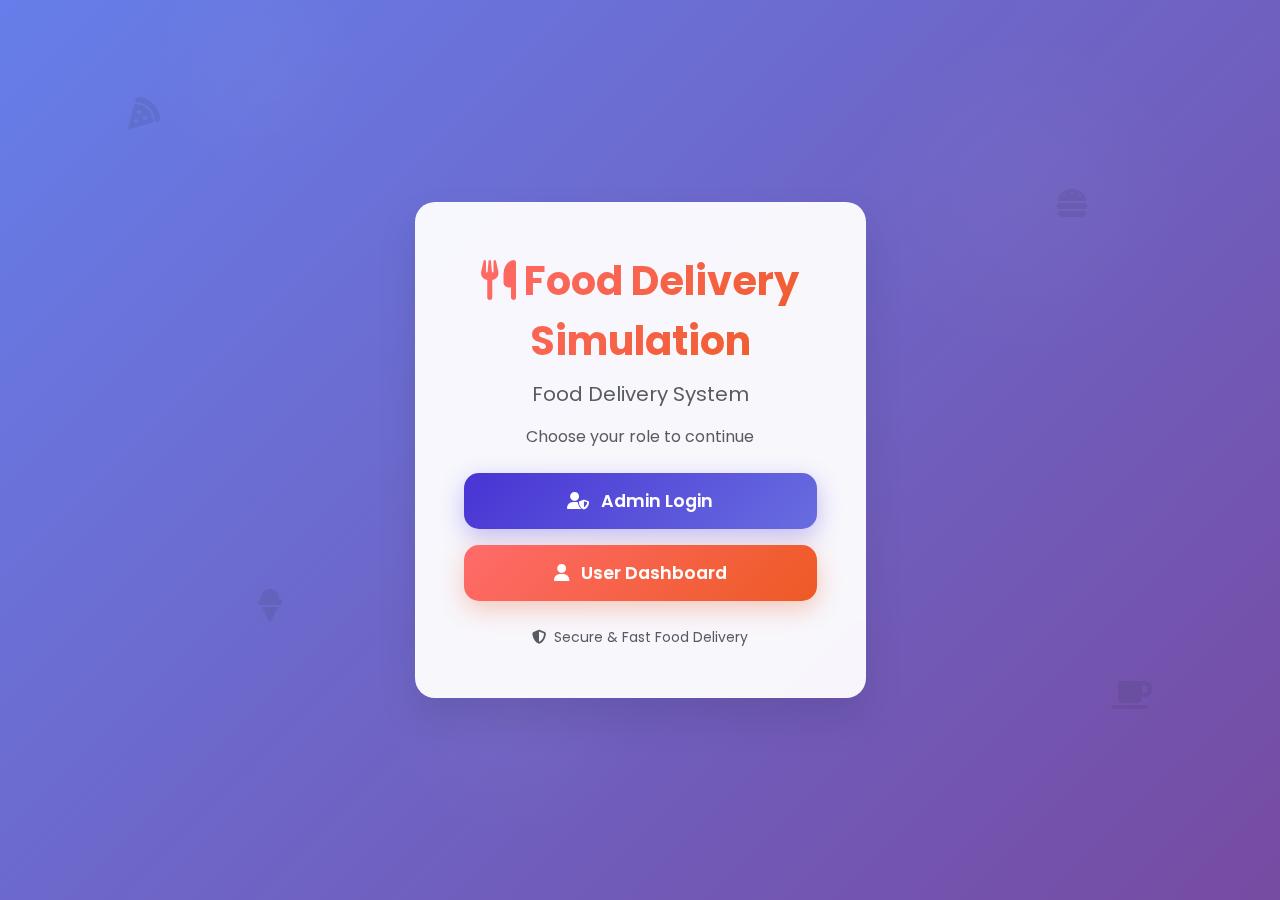
<file: DSA-Project-GUI/index.html>
<!DOCTYPE html>
<html lang="en">
  <head>
    <meta charset="UTF-8" />
    <meta name="viewport" content="width=device-width, initial-scale=1.0" />
    <title>Food Simulation System</title>
    <link
      href="https://cdn.jsdelivr.net/npm/bootstrap@5.3.0/dist/css/bootstrap.min.css"
      rel="stylesheet" />
    <link
      href="https://cdnjs.cloudflare.com/ajax/libs/font-awesome/6.4.0/css/all.min.css"
      rel="stylesheet" />
    <link
      href="https://fonts.googleapis.com/css2?family=Poppins:wght@300;400;500;600;700&display=swap"
      rel="stylesheet" />
    <link href="styles.css" rel="stylesheet" />
  </head>
  <body>
    <div class="hero-section">
      <!-- Floating Food Icons -->
      <div class="food-icons"><i class="fas fa-pizza-slice"></i></div>
      <div class="food-icons"><i class="fas fa-hamburger"></i></div>
      <div class="food-icons"><i class="fas fa-ice-cream"></i></div>
      <div class="food-icons"><i class="fas fa-coffee"></i></div>

      <div class="container">
        <div class="row justify-content-center align-items-center min-vh-100">
          <div class="col-lg-5 col-md-7 col-sm-9">
            <div class="login-card p-5">
              <!-- Role Selection View -->
              <div id="roleSelection">
                <div class="text-center mb-4">
                  <div class="brand-logo">
                    <i class="fas fa-utensils me-2"></i>Food Delivery Simulation
                  </div>
                  <p class="text-muted fs-5">Food Delivery System</p>
                  <p class="text-muted">Choose your role to continue</p>
                </div>

                <div class="d-grid gap-3">
                  <button
                    class="btn role-btn admin-btn"
                    onclick="showAdminLogin()">
                    <i class="fas fa-user-shield me-2"></i>
                    Admin Login
                  </button>
                  <button class="btn role-btn" onclick="userLogin()">
                    <i class="fas fa-user me-2"></i>
                    User Dashboard
                  </button>
                </div>

                <div class="text-center mt-4">
                  <small class="text-muted">
                    <i class="fas fa-shield-alt me-1"></i>
                    Secure & Fast Food Delivery
                  </small>
                </div>
              </div>

              <!-- Admin Login Form -->
              <div id="adminLoginForm" class="admin-form">
                <div class="text-center mb-4">
                  <div class="brand-logo">
                    <i class="fas fa-user-shield me-2"></i>Admin Login
                  </div>
                  <p class="text-muted">Enter your admin credentials</p>
                </div>

                <form id="adminForm">
                  <div class="mb-3">
                    <label for="adminUsername" class="form-label">
                      <i class="fas fa-user me-2"></i>Username
                    </label>
                    <input
                      type="text"
                      class="form-control"
                      id="adminUsername"
                      placeholder="Enter username"
                      required />
                  </div>

                  <div class="mb-4">
                    <label for="adminPassword" class="form-label">
                      <i class="fas fa-lock me-2"></i>Password
                    </label>
                    <input
                      type="password"
                      class="form-control"
                      id="adminPassword"
                      placeholder="Enter password"
                      required />
                  </div>

                  <div class="d-grid gap-2">
                    <button type="submit" class="btn btn-login">
                      <i class="fas fa-sign-in-alt me-2"></i>
                      Login as Admin
                    </button>
                    <button
                      type="button"
                      class="btn back-btn"
                      onclick="showRoleSelection()">
                      <i class="fas fa-arrow-left me-2"></i>
                      Back
                    </button>
                  </div>
                </form>

                <div class="text-center mt-3">
                  <small class="text-muted">
                    <i class="fas fa-info-circle me-1"></i>
                    Demo: admin / 1234
                  </small>
                </div>
              </div>
            </div>
          </div>
        </div>
      </div>
    </div>

    <!-- Toast Container -->
    <div class="toast-container position-fixed top-0 end-0 p-3">
      <div id="loginToast" class="toast" role="alert">
        <div class="toast-header">
          <i class="fas fa-check-circle text-success me-2"></i>
          <strong class="me-auto">Success</strong>
          <button
            type="button"
            class="btn-close"
            data-bs-dismiss="toast"></button>
        </div>
        <div class="toast-body" id="toastMessage">
          Login successful! Redirecting...
        </div>
      </div>
    </div>

    <script src="https://cdn.jsdelivr.net/npm/bootstrap@5.3.0/dist/js/bootstrap.bundle.min.js"></script>
    <script src="script.js"></script>
  </body>
</html>
</file>
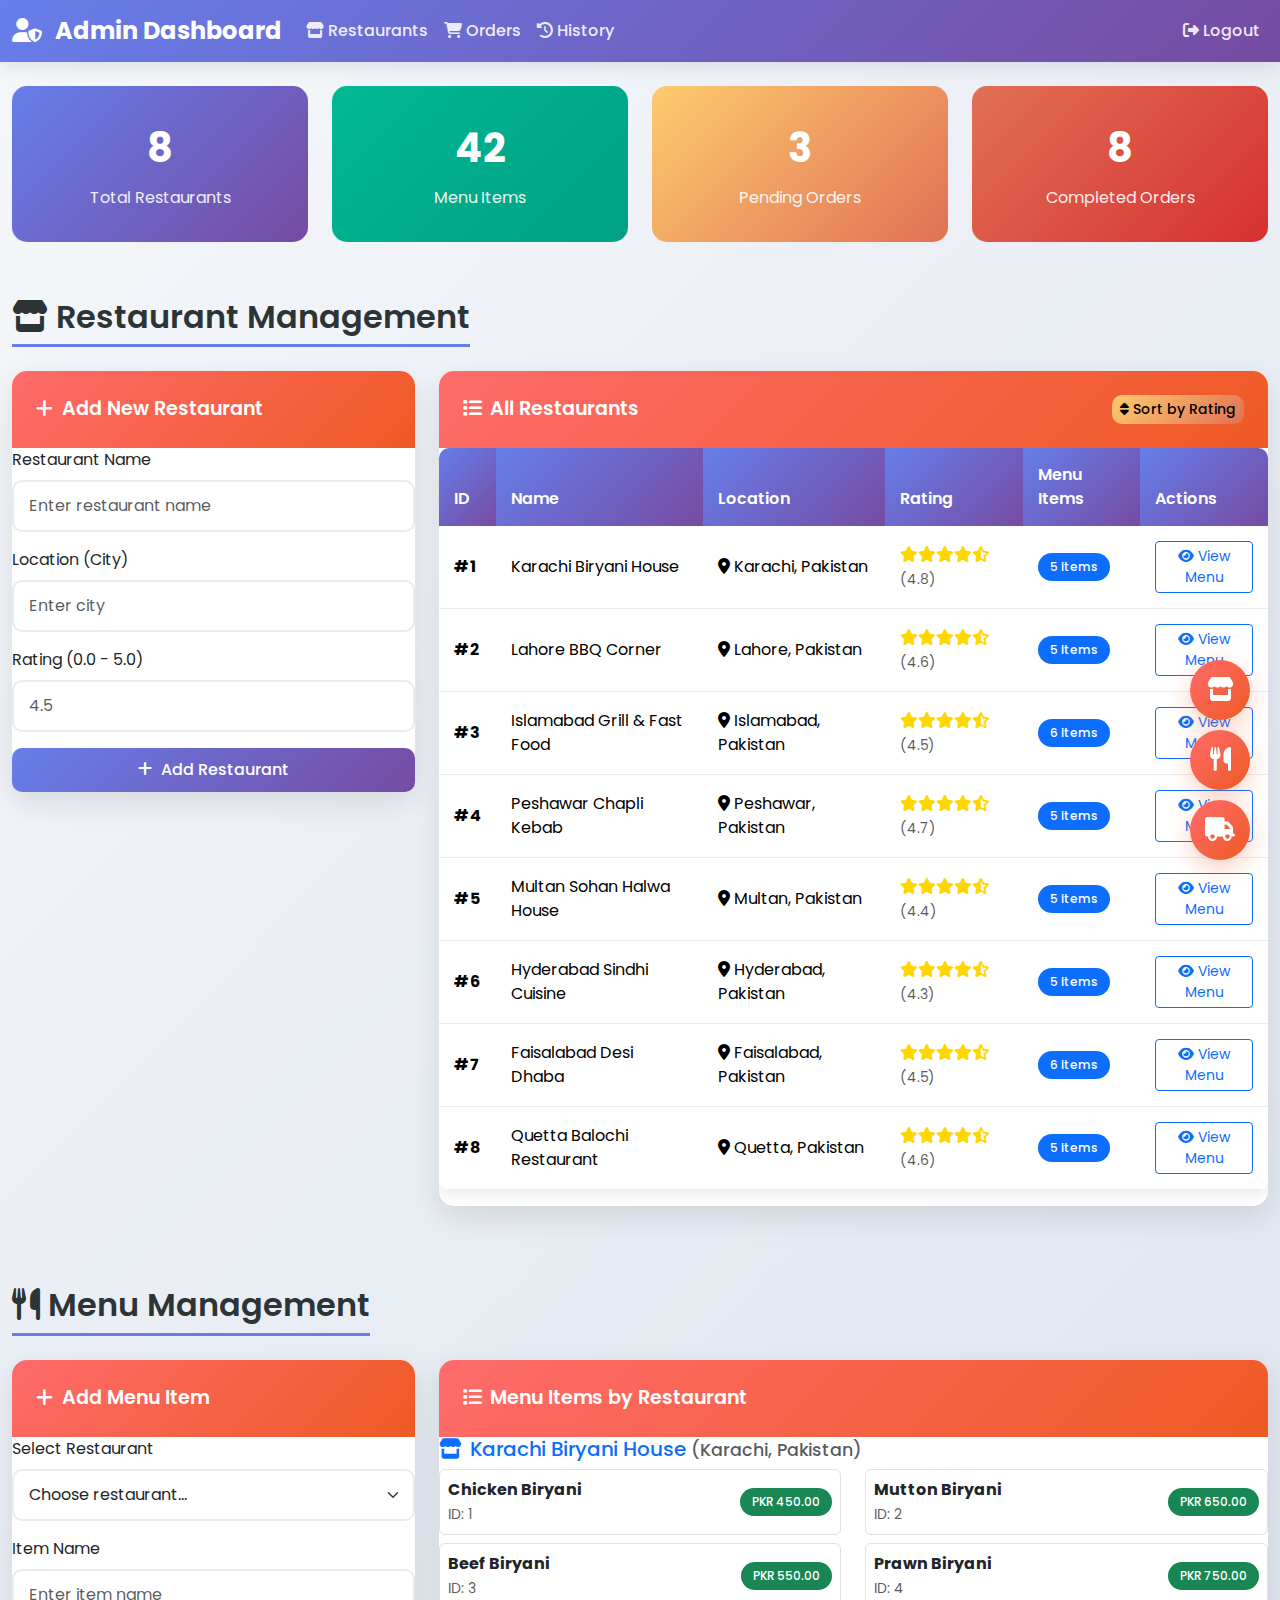
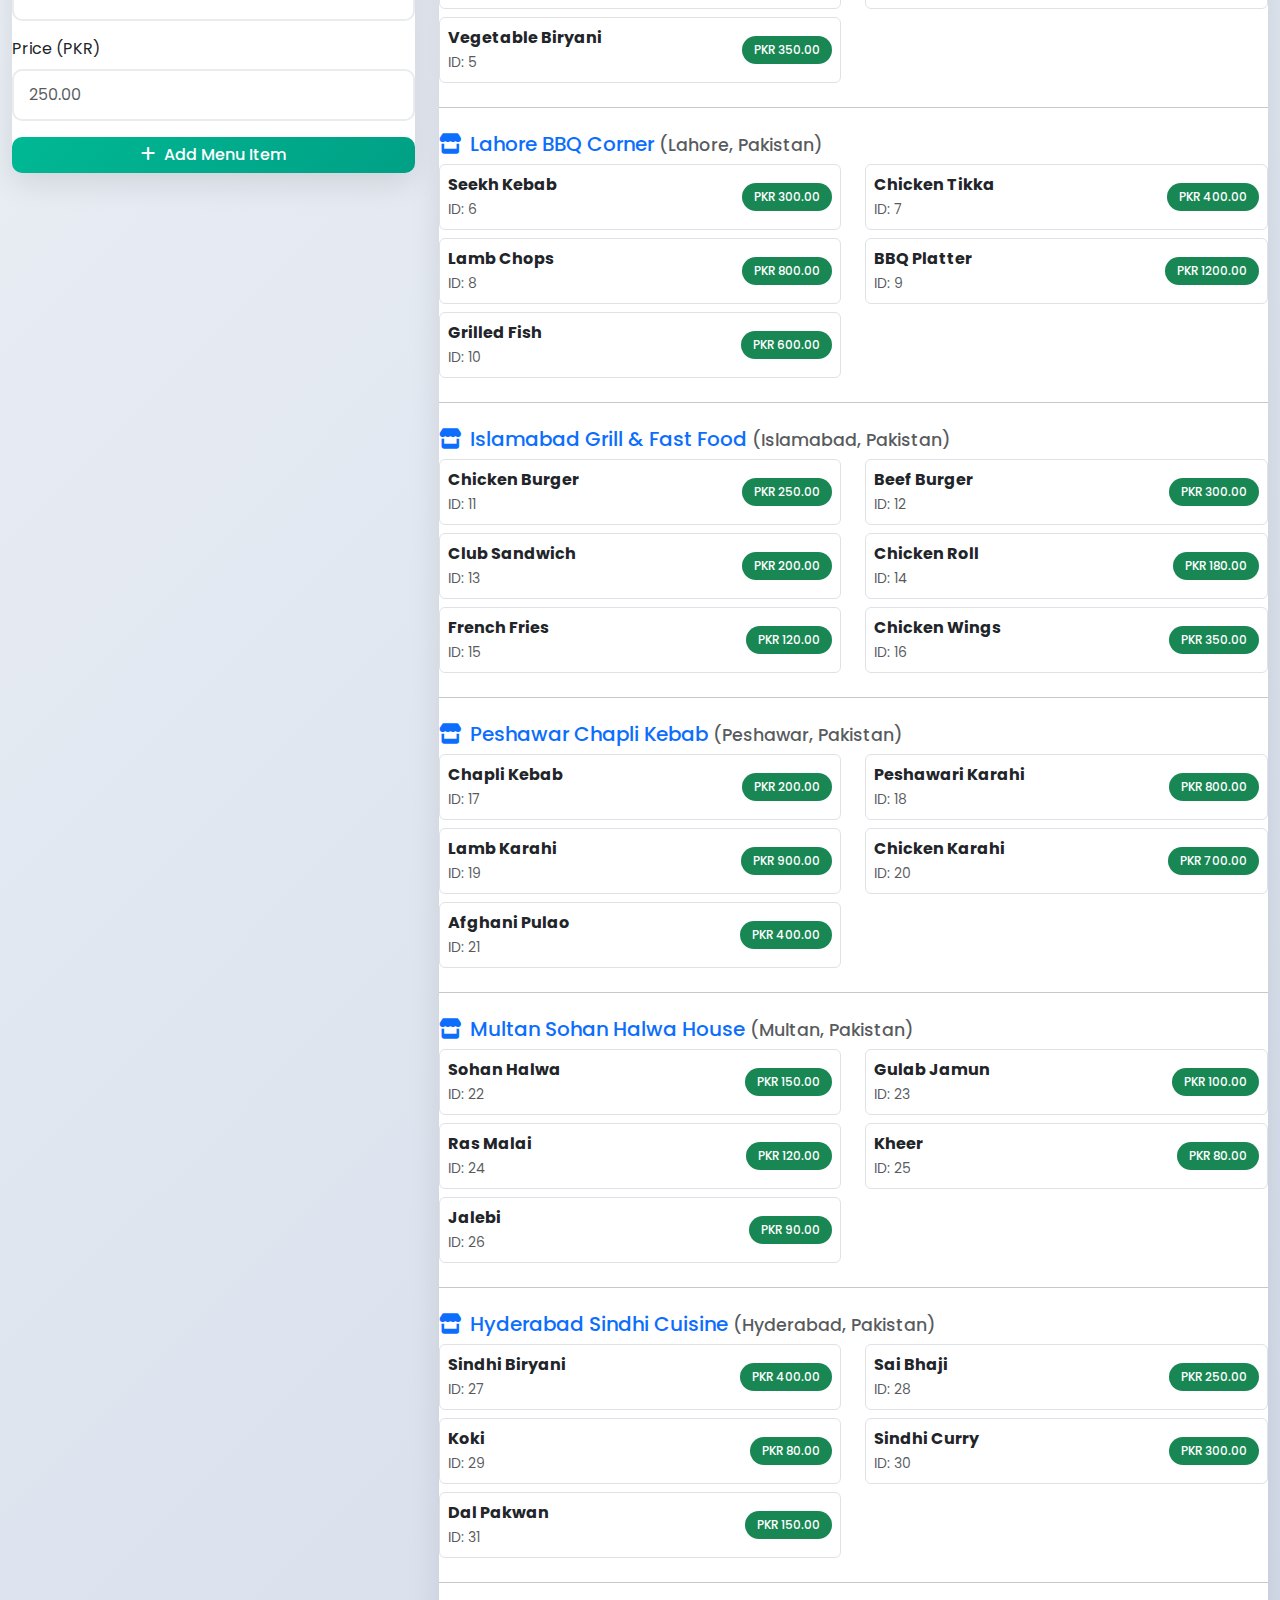
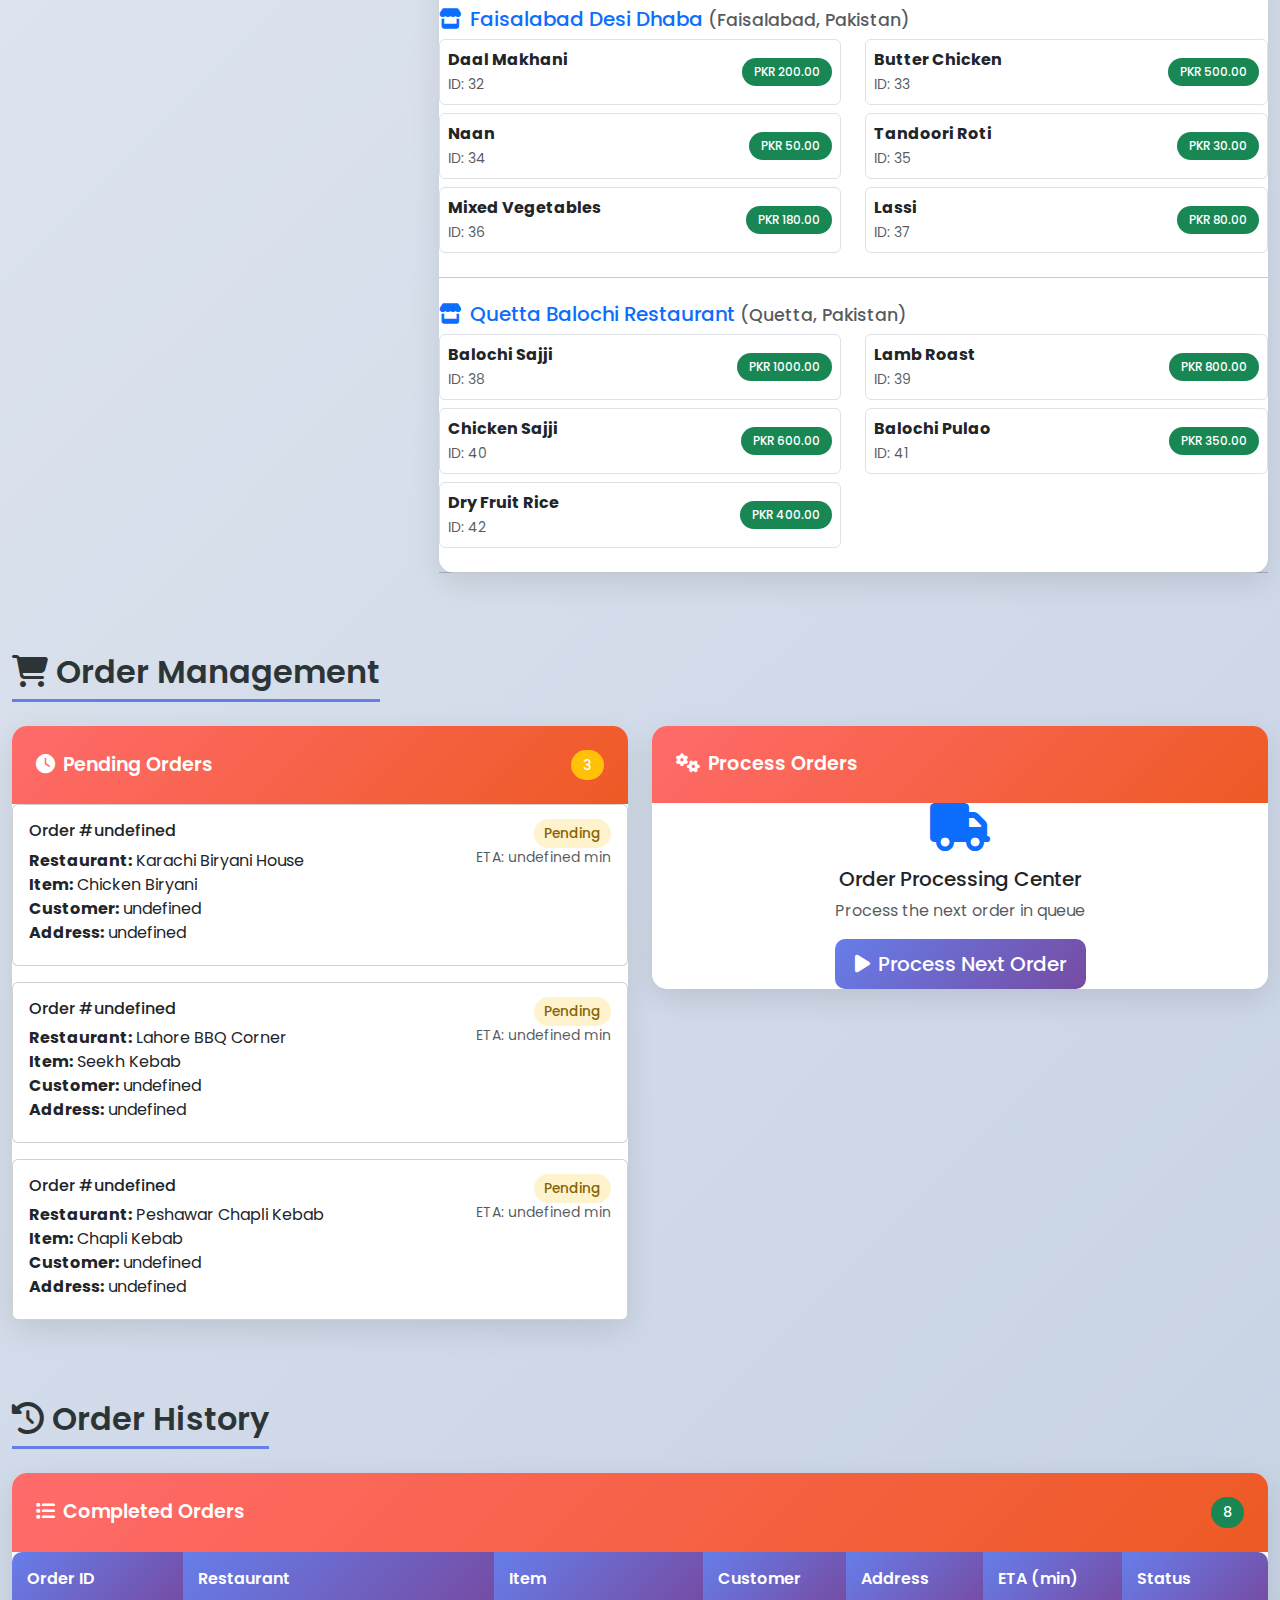
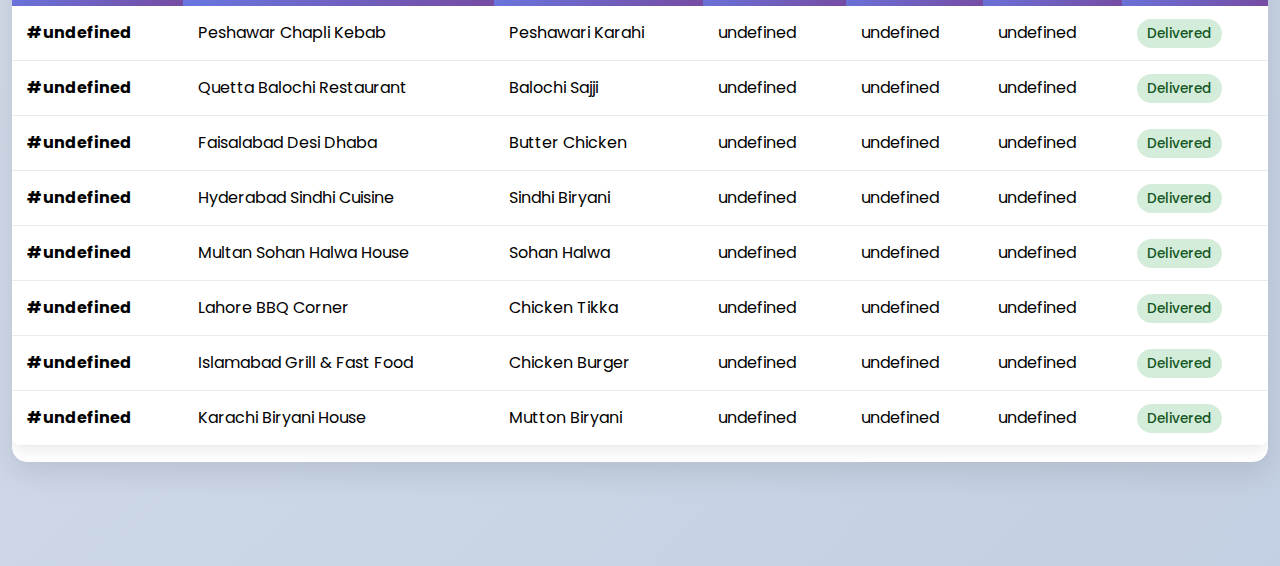
<file: DSA-Project-GUI/admin-dashboard.html>
<!DOCTYPE html>
<html lang="en">
<head>
    <meta charset="UTF-8">
    <meta name="viewport" content="width=device-width, initial-scale=1.0">
    <title>Admin Dashboard - Food Simulation System</title>
    <link href="https://cdn.jsdelivr.net/npm/bootstrap@5.3.0/dist/css/bootstrap.min.css" rel="stylesheet">
    <link href="https://cdnjs.cloudflare.com/ajax/libs/font-awesome/6.4.0/css/all.min.css" rel="stylesheet">
    <link href="https://fonts.googleapis.com/css2?family=Poppins:wght@300;400;500;600;700&display=swap" rel="stylesheet">
    
    <link rel="stylesheet" href="admin-styles.css">
</head>
<body>
    <!-- Navigation -->
    <nav class="navbar navbar-expand-lg navbar-dark">
        <div class="container-fluid">
            <a class="navbar-brand" href="#">
                <i class="fas fa-user-shield me-2"></i>
                Admin Dashboard
            </a>
            <button class="navbar-toggler" type="button" data-bs-toggle="collapse" data-bs-target="#navbarNav">
                <span class="navbar-toggler-icon"></span>
            </button>
            <div class="collapse navbar-collapse" id="navbarNav">
                <ul class="navbar-nav me-auto">
                    <li class="nav-item">
                        <a class="nav-link" href="#restaurants">
                            <i class="fas fa-store me-1"></i>Restaurants
                        </a>
                    </li>
                    <li class="nav-item">
                        <a class="nav-link" href="#orders">
                            <i class="fas fa-shopping-cart me-1"></i>Orders
                        </a>
                    </li>
                    <li class="nav-item">
                        <a class="nav-link" href="#history">
                            <i class="fas fa-history me-1"></i>History
                        </a>
                    </li>
                </ul>
                <ul class="navbar-nav">
                    <li class="nav-item">
                        <a class="nav-link" href="index.html">
                            <i class="fas fa-sign-out-alt me-1"></i>Logout
                        </a>
                    </li>
                </ul>
            </div>
        </div>
    </nav>

    <div class="container-fluid py-4">
        <!-- Statistics Cards -->
        <div class="row mb-4">
            <div class="col-md-3">
                <div class="stats-card">
                    <div class="stats-number" id="totalRestaurants">0</div>
                    <div class="stats-label">Total Restaurants</div>
                </div>
            </div>
            <div class="col-md-3">
                <div class="stats-card" style="background: linear-gradient(135deg, #00b894, #00a085);">
                    <div class="stats-number" id="totalMenuItems">0</div>
                    <div class="stats-label">Menu Items</div>
                </div>
            </div>
            <div class="col-md-3">
                <div class="stats-card" style="background: linear-gradient(135deg, #fdcb6e, #e17055);">
                    <div class="stats-number" id="pendingOrders">0</div>
                    <div class="stats-label">Pending Orders</div>
                </div>
            </div>
            <div class="col-md-3">
                <div class="stats-card" style="background: linear-gradient(135deg, #e17055, #d63031);">
                    <div class="stats-number" id="completedOrders">0</div>
                    <div class="stats-label">Completed Orders</div>
                </div>
            </div>
        </div>

        <!-- Restaurant Management Section -->
        <div id="restaurants" class="row mb-5">
            <div class="col-12">
                <h2 class="section-title">
                    <i class="fas fa-store me-2"></i>Restaurant Management
                </h2>
            </div>
            
            <!-- Add Restaurant Form -->
            <div class="col-md-4">
                <div class="dashboard-card fade-in">
                    <div class="card-header">
                        <i class="fas fa-plus me-2"></i>Add New Restaurant
                    </div>
                    <div class="card-body">
                        <form id="addRestaurantForm">
                            <div class="mb-3">
                                <label for="restaurantName" class="form-label">Restaurant Name</label>
                                <input type="text" class="form-control" id="restaurantName" placeholder="Enter restaurant name" required>
                            </div>
                            <div class="mb-3">
                                <label for="restaurantLocation" class="form-label">Location (City)</label>
                                <input type="text" class="form-control" id="restaurantLocation" placeholder="Enter city" required>
                            </div>
                            <div class="mb-3">
                                <label for="restaurantRating" class="form-label">Rating (0.0 - 5.0)</label>
                                <input type="number" class="form-control" id="restaurantRating" min="0" max="5" step="0.1" placeholder="4.5" required>
                            </div>
                            <button type="submit" class="btn btn-primary w-100">
                                <i class="fas fa-plus me-2"></i>Add Restaurant
                            </button>
                        </form>
                    </div>
                </div>
            </div>
            
            <!-- Restaurants List -->
            <div class="col-md-8">
                <div class="dashboard-card fade-in">
                    <div class="card-header d-flex justify-content-between align-items-center">
                        <span><i class="fas fa-list me-2"></i>All Restaurants</span>
                        <button class="btn btn-warning btn-sm" onclick="sortRestaurantsByRating()">
                            <i class="fas fa-sort me-1"></i>Sort by Rating
                        </button>
                    </div>
                    <div class="card-body">
                        <div class="table-responsive">
                            <table class="table table-hover">
                                <thead>
                                    <tr>
                                        <th>ID</th>
                                        <th>Name</th>
                                        <th>Location</th>
                                        <th>Rating</th>
                                        <th>Menu Items</th>
                                        <th>Actions</th>
                                    </tr>
                                </thead>
                                <tbody id="restaurantsTableBody">
                                    <!-- Restaurants will be populated here -->
                                </tbody>
                            </table>
                        </div>
                    </div>
                </div>
            </div>
        </div>

        <!-- Menu Management Section -->
        <div class="row mb-5">
            <div class="col-12">
                <h2 class="section-title">
                    <i class="fas fa-utensils me-2"></i>Menu Management
                </h2>
            </div>
            
            <!-- Add Menu Item Form -->
            <div class="col-md-4">
                <div class="dashboard-card fade-in">
                    <div class="card-header">
                        <i class="fas fa-plus me-2"></i>Add Menu Item
                    </div>
                    <div class="card-body">
                        <form id="addMenuItemForm">
                            <div class="mb-3">
                                <label for="menuRestaurant" class="form-label">Select Restaurant</label>
                                <select class="form-select" id="menuRestaurant" required>
                                    <option value="">Choose restaurant...</option>
                                </select>
                            </div>
                            <div class="mb-3">
                                <label for="menuItemName" class="form-label">Item Name</label>
                                <input type="text" class="form-control" id="menuItemName" placeholder="Enter item name" required>
                            </div>
                            <div class="mb-3">
                                <label for="menuItemPrice" class="form-label">Price (PKR)</label>
                                <input type="number" class="form-control" id="menuItemPrice" min="1" step="0.01" placeholder="250.00" required>
                            </div>
                            <button type="submit" class="btn btn-success w-100">
                                <i class="fas fa-plus me-2"></i>Add Menu Item
                            </button>
                        </form>
                    </div>
                </div>
            </div>
            
            <!-- Menu Items Display -->
            <div class="col-md-8">
                <div class="dashboard-card fade-in">
                    <div class="card-header">
                        <i class="fas fa-list me-2"></i>Menu Items by Restaurant
                    </div>
                    <div class="card-body" id="menuItemsDisplay">
                        <p class="text-muted text-center">Add restaurants first to manage menu items</p>
                    </div>
                </div>
            </div>
        </div>

        <!-- Orders Management Section -->
        <div id="orders" class="row mb-5">
            <div class="col-12">
                <h2 class="section-title">
                    <i class="fas fa-shopping-cart me-2"></i>Order Management
                </h2>
            </div>
            
            <!-- Pending Orders -->
            <div class="col-md-6">
                <div class="dashboard-card fade-in">
                    <div class="card-header d-flex justify-content-between align-items-center">
                        <span><i class="fas fa-clock me-2"></i>Pending Orders</span>
                        <span class="badge bg-warning" id="pendingOrdersBadge">0</span>
                    </div>
                    <div class="card-body">
                        <div id="pendingOrdersList">
                            <p class="text-muted text-center">No pending orders</p>
                        </div>
                    </div>
                </div>
            </div>
            
            <!-- Order Processing -->
            <div class="col-md-6">
                <div class="dashboard-card fade-in">
                    <div class="card-header">
                        <i class="fas fa-cogs me-2"></i>Process Orders
                    </div>
                    <div class="card-body text-center">
                        <div class="mb-3">
                            <i class="fas fa-truck fa-3x text-primary mb-3"></i>
                            <h5>Order Processing Center</h5>
                            <p class="text-muted">Process the next order in queue</p>
                        </div>
                        <button class="btn btn-primary btn-lg" onclick="processNextOrder()">
                            <i class="fas fa-play me-2"></i>Process Next Order
                        </button>
                    </div>
                </div>
            </div>
        </div>

        <!-- Order History Section -->
        <div id="history" class="row mb-5">
            <div class="col-12">
                <h2 class="section-title">
                    <i class="fas fa-history me-2"></i>Order History
                </h2>
                <div class="dashboard-card fade-in">
                    <div class="card-header d-flex justify-content-between align-items-center">
                        <span><i class="fas fa-list me-2"></i>Completed Orders</span>
                        <span class="badge bg-success" id="historyOrdersBadge">0</span>
                    </div>
                    <div class="card-body">
                        <div class="table-responsive">
                            <table class="table table-hover">
                                <thead>
                                    <tr>
                                        <th>Order ID</th>
                                        <th>Restaurant</th>
                                        <th>Item</th>
                                        <th>Customer</th>
                                        <th>Address</th>
                                        <th>ETA (min)</th>
                                        <th>Status</th>
                                    </tr>
                                </thead>
                                <tbody id="orderHistoryTableBody">
                                    <!-- Order history will be populated here -->
                                </tbody>
                            </table>
                        </div>
                    </div>
                </div>
            </div>
        </div>
    </div>

    <!-- Quick Actions Floating Buttons -->
    <div class="quick-actions">
        <button class="fab-btn" onclick="document.getElementById('addRestaurantForm').scrollIntoView()" title="Add Restaurant">
            <i class="fas fa-store"></i>
        </button>
        <button class="fab-btn" onclick="document.getElementById('addMenuItemForm').scrollIntoView()" title="Add Menu Item">
            <i class="fas fa-utensils"></i>
        </button>
        <button class="fab-btn" onclick="processNextOrder()" title="Process Order">
            <i class="fas fa-truck"></i>
        </button>
    </div>

    <!-- Toast Container -->
    <div class="toast-container position-fixed top-0 end-0 p-3">
        <div id="adminToast" class="toast" role="alert">
            <div class="toast-header">
                <i class="fas fa-check-circle text-success me-2"></i>
                <strong class="me-auto">Success</strong>
                <button type="button" class="btn-close" data-bs-dismiss="toast"></button>
            </div>
            <div class="toast-body" id="adminToastMessage">
                Action completed successfully!
            </div>
        </div>
    </div>

    <script src="https://cdn.jsdelivr.net/npm/bootstrap@5.3.0/dist/js/bootstrap.bundle.min.js"></script>
    <script src="data.js"></script>
    <script src="admin-script.js"></script>
</body>
</html>
</file>
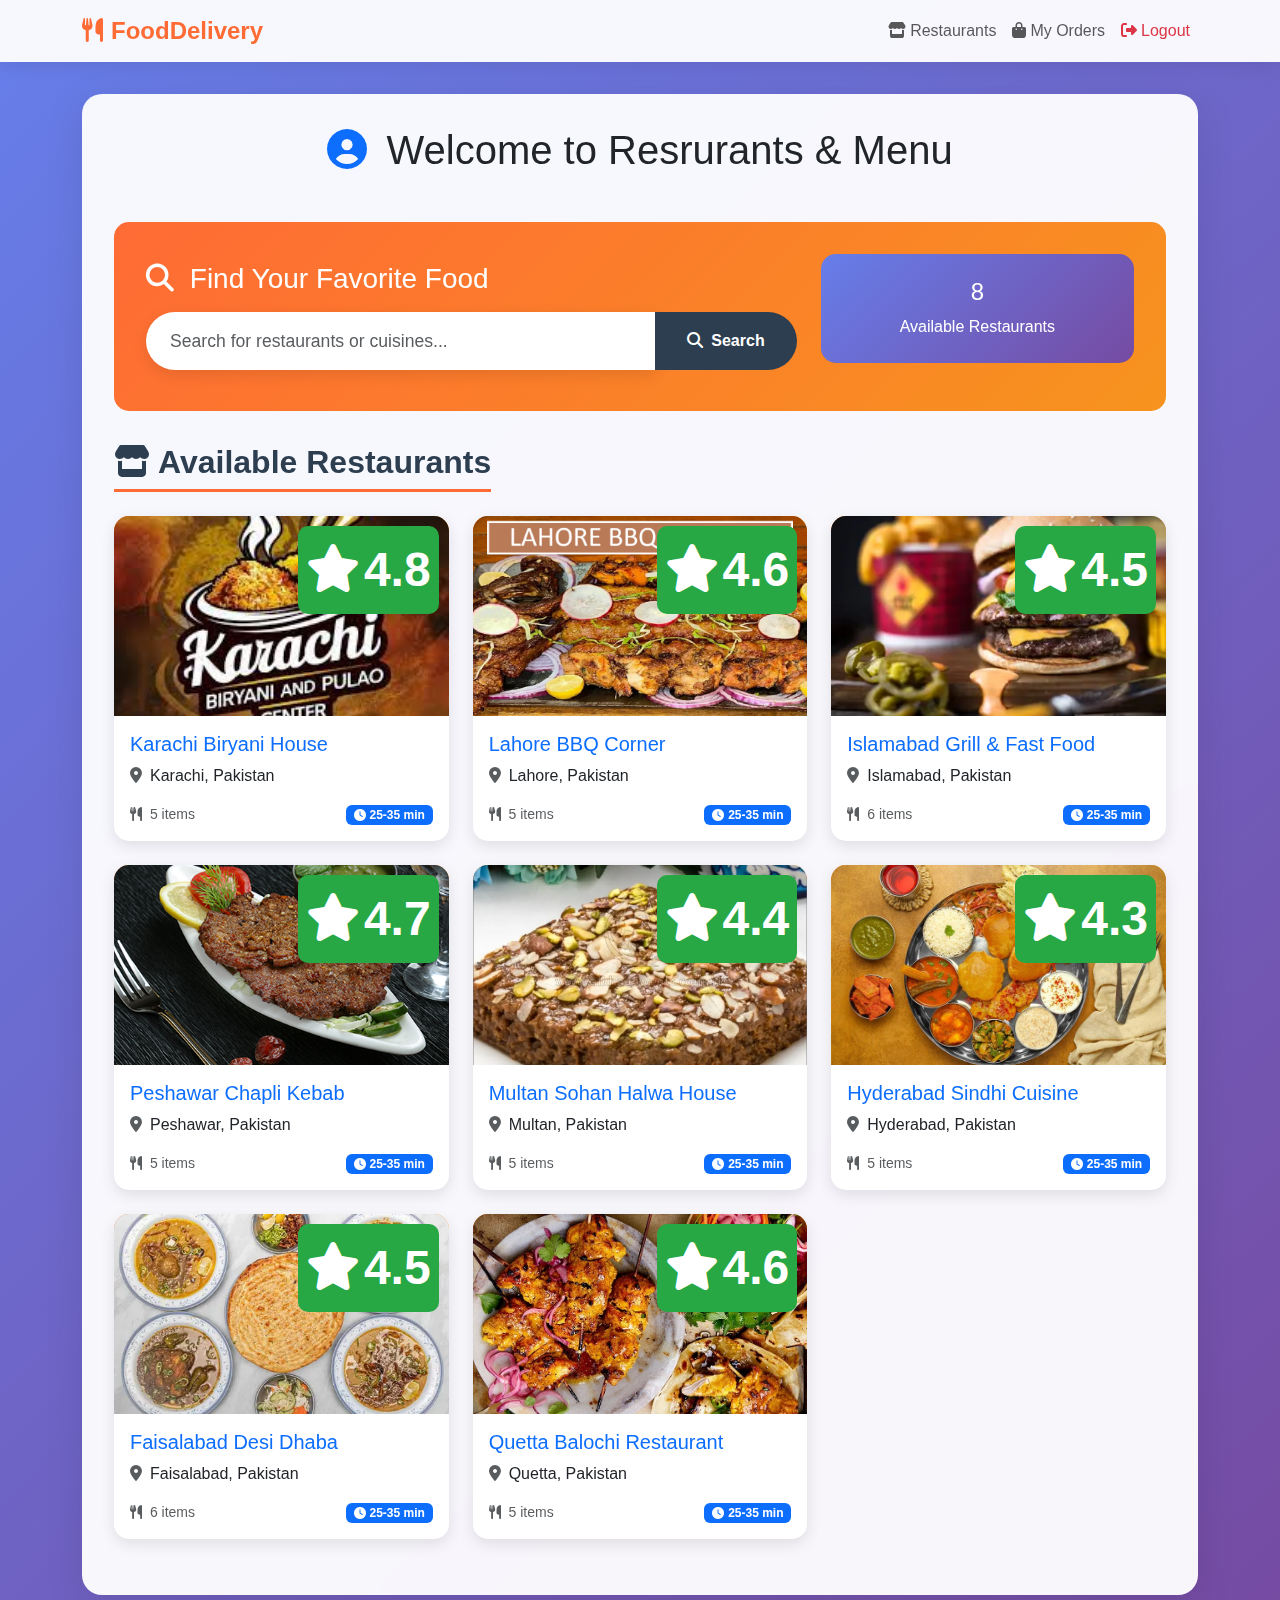
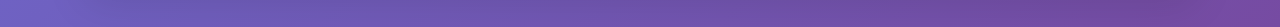
<file: DSA-Project-GUI/user-dashboard.html>
<!DOCTYPE html>
<html lang="en">
  <head>
    <meta charset="UTF-8" />
    <meta name="viewport" content="width=device-width, initial-scale=1.0" />
    <title>User Dashboard - Food Delivery Simulation</title>
    <link
      href="https://cdn.jsdelivr.net/npm/bootstrap@5.3.0/dist/css/bootstrap.min.css"
      rel="stylesheet" />
    <link
      href="https://cdnjs.cloudflare.com/ajax/libs/font-awesome/6.4.0/css/all.min.css"
      rel="stylesheet" />
    <link rel="stylesheet" href="user-styles.css" />
  </head>
  <body>
    <!-- Navigation -->
    <nav class="navbar navbar-expand-lg navbar-light sticky-top">
      <div class="container">
        <a class="navbar-brand" href="#">
          <i class="fas fa-utensils me-2"></i>FoodDelivery
        </a>
        <button
          class="navbar-toggler"
          type="button"
          data-bs-toggle="collapse"
          data-bs-target="#navbarNav">
          <span class="navbar-toggler-icon"></span>
        </button>
        <div class="collapse navbar-collapse" id="navbarNav">
          <ul class="navbar-nav ms-auto">
            <li class="nav-item">
              <a class="nav-link" href="#restaurants"
                ><i class="fas fa-store me-1"></i>Restaurants</a
              >
            </li>
            <li class="nav-item">
              <a
                class="nav-link"
                href="#"
                data-bs-toggle="modal"
                data-bs-target="#ordersModal">
                <i class="fas fa-shopping-bag me-1"></i>My Orders
              </a>
            </li>
            <li class="nav-item">
              <a class="nav-link text-danger" href="index.html">
                <i class="fas fa-sign-out-alt me-1"></i>Logout
              </a>
            </li>
          </ul>
        </div>
      </div>
    </nav>

    <!-- Main Container -->
    <div class="container">
      <div class="main-container">
        <!-- Welcome Section -->
        <div class="row mb-4">
          <div class="col-12">
            <h1 class="text-center mb-4">
              <i class="fas fa-user-circle text-primary me-2"></i>
              Welcome to Resrurants & Menu
            </h1>
          </div>
        </div>

        <!-- Search Section -->
        <div class="search-section">
          <div class="row align-items-center">
            <div class="col-md-8">
              <h3 class="mb-3">
                <i class="fas fa-search me-2"></i>
                Find Your Favorite Food
              </h3>
              <div class="input-group">
                <input
                  type="text"
                  class="form-control search-input"
                  id="searchInput"
                  placeholder="Search for restaurants or cuisines..." />
                <button class="btn search-btn" onclick="searchRestaurants()">
                  <i class="fas fa-search me-2"></i>Search
                </button>
              </div>
            </div>
            <div class="col-md-4 text-center">
              <div class="stats-card">
                <h4 id="totalRestaurants">0</h4>
                <p class="mb-0">Available Restaurants</p>
              </div>
            </div>
          </div>
        </div>

        <!-- Restaurants Section -->
        <section id="restaurants">
          <h2 class="section-title">
            <i class="fas fa-store me-2"></i>Available Restaurants
          </h2>
          <div class="row" id="restaurantsContainer">
            <!-- Restaurants will be loaded here -->
          </div>
        </section>
      </div>
    </div>

    <!-- Restaurant Menu Modal -->
    <div class="modal fade" id="menuModal" tabindex="-1">
      <div class="modal-dialog modal-lg">
        <div class="modal-content">
          <div class="modal-header">
            <h5 class="modal-title" id="restaurantName">
              <i class="fas fa-utensils me-2"></i>Restaurant Menu
            </h5>
            <button
              type="button"
              class="btn-close btn-close-white"
              data-bs-dismiss="modal"></button>
          </div>
          <div class="modal-body">
            <div id="menuItemsContainer">
              <!-- Menu items will be loaded here -->
            </div>
          </div>
        </div>
      </div>
    </div>

    <!-- My Orders Modal -->
    <div class="modal fade" id="ordersModal" tabindex="-1">
      <div class="modal-dialog modal-lg">
        <div class="modal-content">
          <div class="modal-header">
            <h5 class="modal-title">
              <i class="fas fa-shopping-bag me-2"></i>My Orders
            </h5>
            <button
              type="button"
              class="btn-close btn-close-white"
              data-bs-dismiss="modal"></button>
          </div>
          <div class="modal-body">
            <div class="row mb-3">
              <div class="col-md-6">
                <div class="stats-card">
                  <h4 id="totalOrders">0</h4>
                  <p class="mb-0">Total Orders</p>
                </div>
              </div>
              <div class="col-md-6">
                <div class="stats-card">
                  <h4 id="pendingOrders">0</h4>
                  <p class="mb-0">Pending Orders</p>
                </div>
              </div>
            </div>
            <div id="orderHistoryContainer">
              <!-- Order history will be loaded here -->
            </div>
          </div>
        </div>
      </div>
    </div>

    <!-- Order Success Modal -->
    <div class="modal fade" id="successModal" tabindex="-1">
      <div class="modal-dialog">
        <div class="modal-content">
          <div class="modal-header bg-success text-white">
            <h5 class="modal-title">
              <i class="fas fa-check-circle me-2"></i>Order Placed Successfully!
            </h5>
            <button
              type="button"
              class="btn-close btn-close-white"
              data-bs-dismiss="modal"></button>
          </div>
          <div class="modal-body text-center">
            <div class="mb-3">
              <i
                class="fas fa-motorcycle text-success"
                style="font-size: 3rem"></i>
            </div>
            <h4>Your order is on the way!</h4>
            <p class="text-muted">
              Estimated delivery time:
              <strong id="estimatedTime">25-35 minutes</strong>
            </p>
            <p>Order ID: <strong id="orderIdDisplay">#ORD001</strong></p>
          </div>
          <div class="modal-footer">
            <button
              type="button"
              class="btn btn-success"
              data-bs-dismiss="modal">
              <i class="fas fa-thumbs-up me-2"></i>Great!
            </button>
          </div>
        </div>
      </div>
    </div>

    <!-- Toast Container -->
    <div class="toast-container position-fixed bottom-0 end-0 p-3">
      <div id="orderToast" class="toast" role="alert">
        <div class="toast-header bg-success text-white">
          <i class="fas fa-check-circle me-2"></i>
          <strong class="me-auto">Success</strong>
          <button
            type="button"
            class="btn-close btn-close-white"
            data-bs-dismiss="toast"></button>
        </div>
        <div class="toast-body">Item added to cart successfully!</div>
      </div>
    </div>

    <!-- Scripts -->
    <script src="https://cdn.jsdelivr.net/npm/bootstrap@5.3.0/dist/js/bootstrap.bundle.min.js"></script>
    <script src="data.js"></script>
    <script src="user-script.js"></script>
  </body>
</html>
</file>
<file: DSA-Project-GUI/styles.css>
/**
 * =============================================================================
 * FOODPANDA PAKISTAN - MAIN LANDING PAGE STYLES
 * =============================================================================
 * 
 * This stylesheet contains all the styles for the main landing page of the
 * Food Delivery System. It includes role selection, login forms, and 
 * beautiful gradient animations.
 * 
 * Features:
 * - Responsive design for all screen sizes
 * - Modern gradient backgrounds and glassmorphism effects
 * - Smooth animations and transitions
 * - Accessible form controls and buttons
 * 
 * @author Food Delivery System Team
 * @version 1.0
 */

/* =============================================================================
   GLOBAL STYLES
   ============================================================================= */

/**
 * Global font family setting
 * Uses Google Fonts Poppins for modern, clean typography
 */
* {
    font-family: 'Poppins', sans-serif;
}

/* =============================================================================
   HERO SECTION
   ============================================================================= */

/**
 * Main hero section with gradient background
 * Creates a full-height landing area with animated background elements
 */
.hero-section {
    background: linear-gradient(135deg, #667eea 0%, #764ba2 100%);
    min-height: 100vh;
    display: flex;
    align-items: center;
    position: relative;
    overflow: hidden;
}

/**
 * Decorative background overlay
 * Adds subtle animated circles using SVG for visual interest
 */
.hero-section::before {
    content: '';
    position: absolute;
    top: 0;
    left: 0;
    right: 0;
    bottom: 0;
    background: url('data:image/svg+xml,<svg xmlns="http://www.w3.org/2000/svg" viewBox="0 0 1000 1000"><defs><radialGradient id="a" cx="50%" cy="50%"><stop offset="0%" stop-color="%23ffffff" stop-opacity="0.1"/><stop offset="100%" stop-color="%23ffffff" stop-opacity="0"/></radialGradient></defs><circle cx="200" cy="200" r="100" fill="url(%23a)"/><circle cx="800" cy="300" r="150" fill="url(%23a)"/><circle cx="400" cy="700" r="120" fill="url(%23a)"/></svg>') no-repeat center center;
    background-size: cover;
    opacity: 0.3;
}

/* =============================================================================
   LOGIN CARD COMPONENT
   ============================================================================= */

/**
 * Main login card with glassmorphism effect
 * Semi-transparent background with backdrop blur for modern appearance
 */
.login-card {
    background: rgba(255, 255, 255, 0.95);
    backdrop-filter: blur(10px);
    -webkit-backdrop-filter: blur(10px); /* Safari support */
    border-radius: 20px;
    box-shadow: 0 20px 40px rgba(0, 0, 0, 0.1);
    border: 1px solid rgba(255, 255, 255, 0.2);
    transition: transform 0.3s ease, box-shadow 0.3s ease;
}

/**
 * Hover effect for login card
 * Subtle lift animation with enhanced shadow
 */
.login-card:hover {
    transform: translateY(-5px);
    box-shadow: 0 30px 60px rgba(0, 0, 0, 0.15);
}

/* =============================================================================
   ROLE SELECTION BUTTONS
   ============================================================================= */

/**
 * Base style for role selection buttons
 * Modern gradient design with smooth transitions
 */
.role-btn {
    background: linear-gradient(135deg, #ff6b6b, #ee5a24);
    border: none;
    border-radius: 15px;
    padding: 15px 30px;
    color: white;
    font-weight: 600;
    font-size: 1.1rem;
    transition: all 0.3s ease;
    box-shadow: 0 8px 25px rgba(238, 90, 36, 0.3);
}

/**
 * Hover effect for user role button
 * Reverses gradient and adds lift animation
 */
.role-btn:hover {
    background: linear-gradient(135deg, #ee5a24, #ff6b6b);
    transform: translateY(-2px);
    box-shadow: 0 12px 35px rgba(238, 90, 36, 0.4);
    color: white;
}

/**
 * Admin role button variant
 * Purple gradient to distinguish from user button
 */
.role-btn.admin-btn {
    background: linear-gradient(135deg, #4834d4, #686de0);
    box-shadow: 0 8px 25px rgba(72, 52, 212, 0.3);
}

/**
 * Admin button hover effect
 * Maintains purple theme with enhanced shadow
 */
.role-btn.admin-btn:hover {
    background: linear-gradient(135deg, #686de0, #4834d4);
    box-shadow: 0 12px 35px rgba(72, 52, 212, 0.4);
}

/* =============================================================================
   BRANDING AND TYPOGRAPHY
   ============================================================================= */

/**
 * Brand logo with gradient text effect
 * Creates eye-catching title with color gradient
 */
.brand-logo {
    font-size: 2.5rem;
    font-weight: 700;
    background: linear-gradient(135deg, #ff6b6b, #ee5a24);
    -webkit-background-clip: text;
    -webkit-text-fill-color: transparent;
    background-clip: text;
    margin-bottom: 0.5rem;
}

/* =============================================================================
   FORM CONTROLS
   ============================================================================= */

/**
 * Enhanced form input styling
 * Rounded corners with smooth focus transitions
 */
.form-control {
    border-radius: 12px;
    border: 2px solid #e9ecef;
    padding: 12px 15px;
    transition: all 0.3s ease;
}

/**
 * Form control focus state
 * Blue accent color matching the theme
 */
.form-control:focus {
    border-color: #667eea;
    box-shadow: 0 0 0 0.2rem rgba(102, 126, 234, 0.25);
}

/**
 * Login button styling
 * Matches the hero section gradient theme
 */
.btn-login {
    background: linear-gradient(135deg, #667eea, #764ba2);
    border: none;
    border-radius: 12px;
    padding: 12px 30px;
    font-weight: 600;
    transition: all 0.3s ease;
}

/**
 * Login button hover effect
 * Reverses gradient with lift animation
 */
.btn-login:hover {
    background: linear-gradient(135deg, #764ba2, #667eea);
    transform: translateY(-2px);
    box-shadow: 0 8px 25px rgba(102, 126, 234, 0.3);
}

/* =============================================================================
   DECORATIVE ANIMATIONS
   ============================================================================= */

/**
 * Floating food icons for visual interest
 * Positioned absolutely with floating animation
 */
.food-icons {
    position: absolute;
    font-size: 2rem;
    opacity: 0.1;
    animation: float 6s ease-in-out infinite;
}

/* Staggered positioning and animation delays for food icons */
.food-icons:nth-child(1) { top: 10%; left: 10%; animation-delay: 0s; }
.food-icons:nth-child(2) { top: 20%; right: 15%; animation-delay: 2s; }
.food-icons:nth-child(3) { bottom: 30%; left: 20%; animation-delay: 4s; }
.food-icons:nth-child(4) { bottom: 20%; right: 10%; animation-delay: 1s; }

/**
 * Floating animation keyframes
 * Creates gentle up and down movement
 */
@keyframes float {
    0%, 100% { transform: translateY(0px); }
    50% { transform: translateY(-20px); }
}

/* =============================================================================
   ADMIN FORM SECTION
   ============================================================================= */

/**
 * Admin login form
 * Initially hidden, shown when admin role is selected
 */
.admin-form {
    display: none;
    animation: fadeIn 0.5s ease-in-out;
}

/**
 * Fade-in animation for form transitions
 * Smooth appearance when switching between forms
 */
@keyframes fadeIn {
    from { opacity: 0; transform: translateY(20px); }
    to { opacity: 1; transform: translateY(0); }
}

/**
 * Back button styling
 * Neutral gray color for secondary action
 */
.back-btn {
    background: #6c757d;
    border: none;
    border-radius: 10px;
    padding: 8px 20px;
    color: white;
    font-weight: 500;
    transition: all 0.3s ease;
}

/**
 * Back button hover effect
 * Darker shade with subtle lift
 */
.back-btn:hover {
    background: #5a6268;
    transform: translateY(-1px);
    color: white;
}

/* =============================================================================
   RESPONSIVE DESIGN - MOBILE AND TABLET OPTIMIZATIONS
   ============================================================================= */

/**
 * Large tablets and small desktops (1024px and below)
 * Adjusts spacing and sizing for medium screens
 */
@media (max-width: 1024px) {
    .hero-section {
        padding: 20px 0;
    }
    
    .login-card {
        margin: 20px;
        padding: 30px !important;
    }
    
    .brand-logo {
        font-size: 2rem;
    }
    
    .food-icons {
        font-size: 1.5rem;
    }
}

/**
 * Tablets (768px and below)
 * Optimizes layout for tablet portrait and landscape modes
 */
@media (max-width: 768px) {
    .hero-section {
        min-height: 100vh;
        padding: 15px;
    }
    
    .login-card {
        margin: 15px;
        padding: 25px !important;
        border-radius: 15px;
    }
    
    .brand-logo {
        font-size: 1.8rem;
        margin-bottom: 15px;
    }
    
    .role-btn {
        padding: 12px 20px;
        font-size: 0.95rem;
        margin-bottom: 10px;
    }
    
    .form-control {
        padding: 10px 15px;
        font-size: 0.95rem;
    }
    
    .btn-login {
        padding: 12px 25px;
        font-size: 0.95rem;
    }
    
    .back-btn {
        padding: 10px 20px;
        font-size: 0.9rem;
    }
    
    /* Hide some decorative elements on tablets */
    .food-icons:nth-child(3),
    .food-icons:nth-child(4) {
        display: none;
    }
    
    .food-icons {
        font-size: 1.2rem;
        opacity: 0.08;
    }
}

/**
 * Mobile devices (480px and below)
 * Optimizes for small smartphone screens
 */
@media (max-width: 480px) {
    .hero-section {
        padding: 10px;
        min-height: 100vh;
    }
    
    .login-card {
        margin: 10px;
        padding: 20px !important;
        border-radius: 12px;
        box-shadow: 0 10px 30px rgba(0, 0, 0, 0.1);
    }
    
    .brand-logo {
        font-size: 1.5rem;
        margin-bottom: 10px;
    }
    
    .role-btn {
        padding: 14px 20px;
        font-size: 0.9rem;
        margin-bottom: 12px;
        border-radius: 8px;
    }
    
    .form-control {
        padding: 12px 15px;
        font-size: 0.9rem;
        border-radius: 8px;
        margin-bottom: 15px;
    }
    
    .btn-login {
        padding: 14px 25px;
        font-size: 0.9rem;
        border-radius: 8px;
    }
    
    .back-btn {
        padding: 12px 20px;
        font-size: 0.85rem;
        border-radius: 8px;
    }
    
    /* Hide all decorative food icons on mobile */
    .food-icons {
        display: none;
    }
    
    /* Adjust text sizes for mobile */
    .hero-section p {
        font-size: 0.9rem;
    }
    
    .hero-section small {
        font-size: 0.8rem;
    }
    
    /* Ensure proper spacing on mobile */
    .mb-3 {
        margin-bottom: 1rem !important;
    }
    
    .mb-4 {
        margin-bottom: 1.2rem !important;
    }
}

/**
 * Extra small mobile devices (360px and below)
 * Optimizes for very small smartphone screens
 */
@media (max-width: 360px) {
    .login-card {
        margin: 5px;
        padding: 15px !important;
    }
    
    .brand-logo {
        font-size: 1.3rem;
    }
    
    .role-btn {
        padding: 12px 15px;
        font-size: 0.85rem;
    }
    
    .form-control {
        padding: 10px 12px;
        font-size: 0.85rem;
    }
    
    .btn-login {
        padding: 12px 20px;
        font-size: 0.85rem;
    }
    
    .back-btn {
        padding: 10px 15px;
        font-size: 0.8rem;
    }
}

/**
 * Landscape orientation adjustments for mobile devices
 * Optimizes layout when mobile device is in landscape mode
 */
@media (max-height: 500px) and (orientation: landscape) {
    .hero-section {
        min-height: 100vh;
        padding: 5px;
    }
    
    .login-card {
        padding: 15px !important;
        margin: 5px;
    }
    
    .brand-logo {
        font-size: 1.2rem;
        margin-bottom: 8px;
    }
    
    .role-btn {
        padding: 8px 15px;
        margin-bottom: 8px;
    }
    
    .form-control {
        padding: 8px 12px;
        margin-bottom: 10px;
    }
    
    .btn-login {
        padding: 10px 20px;
    }
    
    .back-btn {
        padding: 8px 15px;
    }
    
    /* Reduce vertical spacing in landscape */
    .mb-3 {
        margin-bottom: 0.5rem !important;
    }
    
    .mb-4 {
        margin-bottom: 0.8rem !important;
    }
}
</file>
<file: DSA-Project-GUI/admin-styles.css>
* {
    font-family: 'Poppins', sans-serif;
}

body {
    background: linear-gradient(135deg, #f5f7fa 0%, #c3cfe2 100%);
    min-height: 100vh;
}

/* =============================================================================
   NAVIGATION BAR
   ============================================================================= */

.navbar {
    background: linear-gradient(135deg, #667eea 0%, #764ba2 100%);
    box-shadow: 0 4px 20px rgba(0, 0, 0, 0.1);
}

/**
 * Brand logo in navigation
 * Bold typography for brand recognition
 */
.navbar-brand {
    font-weight: 700;
    font-size: 1.5rem;
    color: white !important;
}

/**
 * Navigation links styling
 * Semi-transparent white with smooth transitions
 */
.nav-link {
    color: rgba(255, 255, 255, 0.9) !important;
    font-weight: 500;
    transition: all 0.3s ease;
}

/**
 * Navigation link hover effect
 * Full opacity white with subtle lift animation
 */
.nav-link:hover {
    color: white !important;
    transform: translateY(-1px);
}

/* =============================================================================
   DASHBOARD CARDS
   ============================================================================= */

/**
 * Main dashboard card component
 * White background with rounded corners and shadow effects
 */
.dashboard-card {
    background: white;
    border-radius: 15px;
    box-shadow: 0 10px 30px rgba(0, 0, 0, 0.1);
    border: none;
    transition: transform 0.3s ease, box-shadow 0.3s ease;
    margin-bottom: 2rem;
}

/**
 * Dashboard card hover effect
 * Lift animation with enhanced shadow for interactivity
 */
.dashboard-card:hover {
    transform: translateY(-5px);
    box-shadow: 0 20px 40px rgba(0, 0, 0, 0.15);
}

/**
 * Card header styling
 * Orange gradient background matching the brand colors
 */
.card-header {
    background: linear-gradient(135deg, #ff6b6b, #ee5a24);
    color: white;
    border-radius: 15px 15px 0 0 !important;
    border: none;
    padding: 1.5rem;
    font-weight: 600;
    font-size: 1.2rem;
}

/* =============================================================================
   BUTTON COMPONENTS
   ============================================================================= */

/**
 * Primary button styling
 * Blue gradient matching the navigation theme
 */
.btn-primary {
    background: linear-gradient(135deg, #667eea, #764ba2);
    border: none;
    border-radius: 10px;
    padding: 10px 20px;
    font-weight: 500;
    transition: all 0.3s ease;
}

/**
 * Primary button hover effect
 * Reverses gradient with lift animation and shadow
 */
.btn-primary:hover {
    background: linear-gradient(135deg, #764ba2, #667eea);
    transform: translateY(-2px);
    box-shadow: 0 8px 25px rgba(102, 126, 234, 0.3);
}

/**
 * Success button styling
 * Green gradient for positive actions
 */
.btn-success {
    background: linear-gradient(135deg, #00b894, #00a085);
    border: none;
    border-radius: 10px;
    font-weight: 500;
}

/**
 * Success button hover effect
 * Reverses green gradient with lift animation
 */
.btn-success:hover {
    background: linear-gradient(135deg, #00a085, #00b894);
    transform: translateY(-2px);
}

/**
 * Warning button styling
 * Orange gradient for caution actions
 */
.btn-warning {
    background: linear-gradient(135deg, #fdcb6e, #e17055);
    border: none;
    border-radius: 10px;
    font-weight: 500;
}

/**
 * Warning button hover effect
 * Reverses orange gradient with lift animation
 */
.btn-warning:hover {
    background: linear-gradient(135deg, #e17055, #fdcb6e);
    transform: translateY(-2px);
}

/**
 * Danger button styling
 * Red gradient for destructive actions
 */
.btn-danger {
    background: linear-gradient(135deg, #e17055, #d63031);
    border: none;
    border-radius: 10px;
    font-weight: 500;
}

/**
 * Danger button hover effect
 * Reverses red gradient with lift animation
 */
.btn-danger:hover {
    background: linear-gradient(135deg, #d63031, #e17055);
    transform: translateY(-2px);
}

/* =============================================================================
   FORM CONTROLS
   ============================================================================= */

/**
 * Form input and select styling
 * Rounded corners with smooth focus transitions
 */
.form-control, .form-select {
    border-radius: 10px;
    border: 2px solid #e9ecef;
    padding: 12px 15px;
    transition: all 0.3s ease;
}

/**
 * Form control focus state
 * Blue accent color with shadow effect
 */
.form-control:focus, .form-select:focus {
    border-color: #667eea;
    box-shadow: 0 0 0 0.2rem rgba(102, 126, 234, 0.25);
}

/* =============================================================================
   DATA TABLES
   ============================================================================= */

/**
 * Main table styling
 * Rounded corners with subtle shadow
 */
.table {
    border-radius: 10px;
    overflow: hidden;
    box-shadow: 0 5px 15px rgba(0, 0, 0, 0.08);
}

/**
 * Table header styling
 * Blue gradient background with white text
 */
.table thead th {
    background: linear-gradient(135deg, #667eea, #764ba2);
    color: white;
    border: none;
    font-weight: 600;
    padding: 15px;
}

/**
 * Table row transition effect
 * Smooth transitions for hover interactions
 */
.table tbody tr {
    transition: all 0.3s ease;
}

/**
 * Table row hover effect
 * Light background with subtle scale animation
 */
.table tbody tr:hover {
    background-color: #f8f9fa;
    transform: scale(1.01);
}

/**
 * Table cell styling
 * Consistent padding and border colors
 */
.table tbody td {
    padding: 15px;
    vertical-align: middle;
    border-color: #e9ecef;
}

/* =============================================================================
   STATISTICS CARDS
   ============================================================================= */

/**
 * Statistics display card
 * Blue gradient background for highlighting key metrics
 */
.stats-card {
    background: linear-gradient(135deg, #667eea, #764ba2);
    color: white;
    border-radius: 15px;
    padding: 2rem;
    text-align: center;
    margin-bottom: 2rem;
    transition: transform 0.3s ease;
}

/**
 * Statistics card hover effect
 * Lift animation for interactivity
 */
.stats-card:hover {
    transform: translateY(-5px);
}

/**
 * Large number display in statistics
 * Bold, large font for key metrics
 */
.stats-number {
    font-size: 2.5rem;
    font-weight: 700;
    margin-bottom: 0.5rem;
}

/**
 * Statistics label text
 * Slightly transparent for hierarchy
 */
.stats-label {
    font-size: 1rem;
    opacity: 0.9;
}

/* =============================================================================
   MODAL COMPONENTS
   ============================================================================= */

/**
 * Modal dialog styling
 * Rounded corners with enhanced shadow
 */
.modal-content {
    border-radius: 15px;
    border: none;
    box-shadow: 0 20px 40px rgba(0, 0, 0, 0.15);
}

/**
 * Modal header styling
 * Blue gradient matching the theme
 */
.modal-header {
    background: linear-gradient(135deg, #667eea, #764ba2);
    color: white;
    border-radius: 15px 15px 0 0;
    border: none;
}

/* =============================================================================
   BADGES AND STATUS INDICATORS
   ============================================================================= */

/**
 * Badge component styling
 * Rounded pills with consistent padding
 */
.badge {
    border-radius: 20px;
    padding: 8px 12px;
    font-weight: 500;
}

/**
 * Star rating display
 * Golden color for rating stars
 */
.rating-stars {
    color: #ffd700;
}

/**
 * Order status indicator base
 * Consistent styling for all status types
 */
.order-status {
    padding: 5px 10px;
    border-radius: 15px;
    font-size: 0.85rem;
    font-weight: 500;
}

/**
 * Pending order status
 * Yellow background for pending orders
 */
.status-pending {
    background: #fff3cd;
    color: #856404;
}

/**
 * Processing order status
 * Blue background for orders being processed
 */
.status-processing {
    background: #d1ecf1;
    color: #0c5460;
}

/**
 * Delivered order status
 * Green background for completed orders
 */
.status-delivered {
    background: #d4edda;
    color: #155724;
}

/* =============================================================================
   FLOATING ACTION BUTTONS
   ============================================================================= */

/**
 * Quick actions container
 * Fixed positioning for floating action buttons
 */
.quick-actions {
    position: fixed;
    bottom: 30px;
    right: 30px;
    z-index: 1000;
}

/**
 * Floating action button styling
 * Circular orange gradient buttons with shadow
 */
.fab-btn {
    width: 60px;
    height: 60px;
    border-radius: 50%;
    background: linear-gradient(135deg, #ff6b6b, #ee5a24);
    border: none;
    color: white;
    font-size: 1.5rem;
    box-shadow: 0 8px 25px rgba(238, 90, 36, 0.3);
    transition: all 0.3s ease;
    margin-bottom: 10px;
    display: block;
}

/**
 * Floating action button hover effect
 * Scale animation with enhanced shadow
 */
.fab-btn:hover {
    transform: scale(1.1);
    box-shadow: 0 12px 35px rgba(238, 90, 36, 0.4);
    color: white;
}

/* =============================================================================
   ANIMATIONS
   ============================================================================= */

/**
 * Fade-in animation keyframes
 * Smooth entrance animation for dynamic content
 */
@keyframes fadeIn {
    from { opacity: 0; transform: translateY(20px); }
    to { opacity: 1; transform: translateY(0); }
}

/**
 * Fade-in animation class
 * Applies smooth entrance animation
 */
.fade-in {
    animation: fadeIn 0.5s ease-in-out;
}

/* =============================================================================
   SECTION HEADERS
   ============================================================================= */

/**
 * Section title styling
 * Consistent headers with bottom border accent
 */
.section-title {
    color: #2d3436;
    font-weight: 600;
    margin-bottom: 1.5rem;
    padding-bottom: 0.5rem;
    border-bottom: 3px solid #667eea;
    display: inline-block;
}

/* =============================================================================
   RESPONSIVE DESIGN - MOBILE AND TABLET OPTIMIZATIONS
   ============================================================================= */

/**
 * Large tablets and small desktops (1024px and below)
 * Adjusts spacing and sizing for medium screens
 */
@media (max-width: 1024px) {
    .dashboard-card {
        margin-bottom: 1.5rem;
    }
    
    .stats-card {
        padding: 1.5rem;
    }
    
    .stats-number {
        font-size: 2rem;
    }
    
    .table thead th,
    .table tbody td {
        padding: 12px;
    }
}

/**
 * Tablets (768px and below)
 * Optimizes layout for tablet portrait and landscape modes
 */
@media (max-width: 768px) {
    .navbar-brand {
        font-size: 1.2rem;
    }
    
    .dashboard-card {
        margin-bottom: 1rem;
        border-radius: 12px;
    }
    
    .card-header {
        padding: 1rem;
        font-size: 1rem;
        border-radius: 12px 12px 0 0 !important;
    }
    
    .stats-card {
        padding: 1.2rem;
        margin-bottom: 1rem;
        border-radius: 12px;
    }
    
    .stats-number {
        font-size: 1.8rem;
    }
    
    .stats-label {
        font-size: 0.9rem;
    }
    
    .table {
        font-size: 0.9rem;
        border-radius: 8px;
    }
    
    .table thead th,
    .table tbody td {
        padding: 10px 8px;
    }
    
    .btn-primary,
    .btn-success {
        padding: 8px 16px;
        font-size: 0.9rem;
        border-radius: 8px;
    }
    
    .modal-content {
        border-radius: 12px;
    }
    
    .modal-header {
        border-radius: 12px 12px 0 0;
        padding: 1rem;
    }
    
    .badge {
        padding: 6px 10px;
        font-size: 0.8rem;
    }
    
    .fab-btn {
        width: 50px;
        height: 50px;
        font-size: 1.2rem;
    }
}

/**
 * Mobile devices (480px and below)
 * Optimizes for small smartphone screens
 */
@media (max-width: 480px) {
    .navbar {
        padding: 0.5rem 1rem;
    }
    
    .navbar-brand {
        font-size: 1rem;
    }
    
    .nav-link {
        font-size: 0.9rem;
        padding: 0.5rem 0.75rem;
    }
    
    .dashboard-card {
        margin: 0.5rem 0;
        border-radius: 10px;
    }
    
    .card-header {
        padding: 0.8rem;
        font-size: 0.95rem;
        border-radius: 10px 10px 0 0 !important;
    }
    
    .stats-card {
        padding: 1rem;
        margin-bottom: 0.8rem;
        border-radius: 10px;
    }
    
    .stats-number {
        font-size: 1.5rem;
    }
    
    .stats-label {
        font-size: 0.85rem;
    }
    
    .table {
        font-size: 0.8rem;
        border-radius: 6px;
    }
    
    .table thead th {
        padding: 8px 6px;
        font-size: 0.8rem;
    }
    
    .table tbody td {
        padding: 8px 6px;
        font-size: 0.8rem;
    }
    
    .btn-primary,
    .btn-success {
        padding: 10px 15px;
        font-size: 0.85rem;
        border-radius: 6px;
    }
    
    .btn-sm {
        padding: 6px 10px;
        font-size: 0.75rem;
    }
    
    .modal-content {
        border-radius: 10px;
        margin: 10px;
    }
    
    .modal-header {
        border-radius: 10px 10px 0 0;
        padding: 0.8rem;
    }
    
    .modal-body {
        padding: 0.8rem;
    }
    
    .modal-footer {
        padding: 0.8rem;
    }
    
    .badge {
        padding: 4px 8px;
        font-size: 0.7rem;
        border-radius: 15px;
    }
    
    .fab-btn {
        width: 45px;
        height: 45px;
        font-size: 1rem;
        bottom: 15px;
        right: 15px;
    }
    
    .section-title {
        font-size: 1.1rem;
        margin-bottom: 1rem;
    }
    
    /* Make forms more mobile-friendly */
    .form-control {
        padding: 10px 12px;
        font-size: 0.9rem;
        border-radius: 6px;
    }
    
    .form-label {
        font-size: 0.9rem;
        font-weight: 500;
    }
    
    /* Adjust container padding for mobile */
    .container-fluid {
        padding-left: 10px;
        padding-right: 10px;
    }
}

/**
 * Extra small mobile devices (360px and below)
 * Optimizes for very small smartphone screens
 */
@media (max-width: 360px) {
    .navbar-brand {
        font-size: 0.9rem;
    }
    
    .dashboard-card {
        margin: 0.3rem 0;
        border-radius: 8px;
    }
    
    .card-header {
        padding: 0.6rem;
        font-size: 0.9rem;
        border-radius: 8px 8px 0 0 !important;
    }
    
    .stats-card {
        padding: 0.8rem;
        border-radius: 8px;
    }
    
    .stats-number {
        font-size: 1.3rem;
    }
    
    .stats-label {
        font-size: 0.8rem;
    }
    
    .table {
        font-size: 0.75rem;
    }
    
    .table thead th,
    .table tbody td {
        padding: 6px 4px;
    }
    
    .btn-primary,
    .btn-success {
        padding: 8px 12px;
        font-size: 0.8rem;
    }
    
    .fab-btn {
        width: 40px;
        height: 40px;
        font-size: 0.9rem;
        bottom: 10px;
        right: 10px;
    }
    
    .container-fluid {
        padding-left: 5px;
        padding-right: 5px;
    }
}

/**
 * Landscape orientation adjustments for mobile devices
 * Optimizes layout when mobile device is in landscape mode
 */
@media (max-height: 500px) and (orientation: landscape) {
    .navbar {
        padding: 0.3rem 1rem;
    }
    
    .dashboard-card {
        margin-bottom: 0.5rem;
    }
    
    .card-header {
        padding: 0.6rem;
    }
    
    .stats-card {
        padding: 0.8rem;
        margin-bottom: 0.5rem;
    }
    
    .stats-number {
        font-size: 1.2rem;
    }
    
    .stats-label {
        font-size: 0.8rem;
    }
    
    .modal-content {
        max-height: 90vh;
        overflow-y: auto;
    }
    
    .fab-btn {
        width: 35px;
        height: 35px;
        font-size: 0.8rem;
        bottom: 10px;
        right: 10px;
    }
}
</file>
<file: DSA-Project-GUI/user-styles.css>
/**
 * =============================================================================
 * USER DASHBOARD STYLES
 * =============================================================================
 * 
 * This stylesheet contains all the styles for the user dashboard interface
 * of the Food Delivery System. It provides an intuitive and beautiful
 * interface for customers to browse restaurants, view menus, and place orders.
 * 
 * Features:
 * - Modern glassmorphism design with backdrop blur effects
 * - Responsive layout for all screen sizes
 * - Interactive restaurant and menu cards
 * - Smooth animations and transitions
 * - CSS custom properties for consistent theming
 * 
 * @author Food Delivery System Team
 * @version 1.0
 */

/* =============================================================================
   CSS CUSTOM PROPERTIES (VARIABLES)
   ============================================================================= */

/**
 * CSS Custom Properties for consistent theming
 * Defines the color palette and design tokens used throughout the dashboard
 */
:root {
  --primary-color: #ff6b35; /* Main brand orange */
  --secondary-color: #f7931e; /* Secondary orange shade */
  --accent-color: #2c3e50; /* Dark blue-gray for text */
  --light-bg: #f8f9fa; /* Light background color */
  --success-color: #28a745; /* Green for success states */
  --warning-color: #ffc107; /* Yellow for warning states */
}

/* =============================================================================
   GLOBAL STYLES
   ============================================================================= */

/**
 * Body styling with gradient background
 * Creates a beautiful gradient backdrop for the entire dashboard
 */
body {
  background: linear-gradient(135deg, #667eea 0%, #764ba2 100%);
  min-height: 100vh;
  font-family: "Segoe UI", Tahoma, Geneva, Verdana, sans-serif;
}

/* =============================================================================
   NAVIGATION BAR
   ============================================================================= */

/**
 * Navigation bar with glassmorphism effect
 * Semi-transparent background with backdrop blur for modern appearance
 */
.navbar {
  background: rgba(255, 255, 255, 0.95);
  -webkit-backdrop-filter: blur(10px); /* Safari support */
  backdrop-filter: blur(10px);
  box-shadow: 0 2px 20px rgba(0, 0, 0, 0.1);
}

/**
 * Brand logo styling
 * Uses primary color with bold typography
 */
.navbar-brand {
  font-weight: bold;
  color: var(--primary-color) !important;
  font-size: 1.5rem;
}

/* =============================================================================
   MAIN CONTAINER
   ============================================================================= */

/**
 * Main content container with glassmorphism
 * Central container with semi-transparent background and blur effect
 */
.main-container {
  background: rgba(255, 255, 255, 0.95);
  -webkit-backdrop-filter: blur(10px); /* Safari support */
  backdrop-filter: blur(10px);
  border-radius: 20px;
  box-shadow: 0 10px 40px rgba(0, 0, 0, 0.1);
  margin: 2rem auto;
  padding: 2rem;
}

/* =============================================================================
   SEARCH SECTION
   ============================================================================= */

/**
 * Search section with gradient background
 * Prominent search area with brand gradient colors
 */
.search-section {
  background: linear-gradient(
    135deg,
    var(--primary-color),
    var(--secondary-color)
  );
  border-radius: 15px;
  padding: 2rem;
  margin-bottom: 2rem;
  color: white;
}

/**
 * Search input field styling
 * Rounded input with shadow for modern appearance
 */
.search-input {
  border: none;
  border-radius: 50px;
  padding: 1rem 1.5rem;
  font-size: 1.1rem;
  box-shadow: 0 5px 15px rgba(0, 0, 0, 0.1);
}

/**
 * Search button styling
 * Accent color button with hover animations
 */
.search-btn {
  border-radius: 50px;
  padding: 1rem 2rem;
  background: var(--accent-color);
  border: none;
  color: white;
  font-weight: bold;
  transition: all 0.3s ease;
}

/**
 * Search button hover effect
 * Darker shade with lift animation
 */
.search-btn:hover {
  background: #34495e;
  transform: translateY(-2px);
}

/* =============================================================================
   RESTAURANT CARDS
   ============================================================================= */

/**
 * Restaurant card component
 * Interactive cards with hover effects for restaurant listings
 */
.restaurant-card {
  border: none;
  border-radius: 15px;
  overflow: hidden;
  transition: all 0.3s ease;
  box-shadow: 0 5px 15px rgba(0, 0, 0, 0.1);
  margin-bottom: 1.5rem;
  cursor: pointer;
}

/**
 * Restaurant card hover effect
 * Lift animation with enhanced shadow for interactivity
 */
.restaurant-card:hover {
  transform: translateY(-5px);
  box-shadow: 0 15px 30px rgba(0, 0, 0, 0.2);
}

/**
 * Restaurant image placeholder
 * Gradient background with centered icon for restaurant images
 */
.restaurant-image {
  height: 200px;
  background: linear-gradient(
    45deg,
    var(--primary-color),
    var(--secondary-color)
  );
  display: flex;
  align-items: center;
  justify-content: center;
  color: white;
  font-size: 3rem;
}

/**
 * Rating badge overlay
 * Positioned absolutely on restaurant cards to show ratings
 */
.rating-badge {
  position: absolute;
  top: 10px;
  right: 10px;
  background: var(--success-color);
  color: white;
  padding: 0.5rem;
  border-radius: 10px;
  font-weight: bold;
}

/* =============================================================================
   MENU ITEMS
   ============================================================================= */

/**
 * Menu item card styling
 * Individual menu item display with hover interactions
 */
.menu-item-card {
  border: 1px solid #e9ecef;
  border-radius: 10px;
  padding: 1rem;
  margin-bottom: 1rem;
  transition: all 0.3s ease;
}

/**
 * Menu item card hover effect
 * Border color change with brand-colored shadow
 */
.menu-item-card:hover {
  border-color: var(--primary-color);
  box-shadow: 0 5px 15px rgba(255, 107, 53, 0.2);
}

/**
 * Price tag styling
 * Prominent price display with brand colors
 */
.price-tag {
  background: var(--primary-color);
  color: white;
  padding: 0.5rem 1rem;
  border-radius: 20px;
  font-weight: bold;
}

/**
 * Order button styling
 * Green button for positive order actions
 */
.order-btn {
  background: var(--success-color);
  border: none;
  color: white;
  padding: 0.5rem 1.5rem;
  border-radius: 20px;
  font-weight: bold;
  transition: all 0.3s ease;
}

/**
 * Order button hover effect
 * Darker green with scale animation
 */
.order-btn:hover {
  background: #218838;
  transform: scale(1.05);
}

/* =============================================================================
   STATISTICS AND DASHBOARD WIDGETS
   ============================================================================= */

/**
 * Statistics card styling
 * Gradient background for highlighting key user metrics
 */
.stats-card {
  background: linear-gradient(135deg, #667eea, #764ba2);
  color: white;
  border-radius: 15px;
  padding: 1.5rem;
  text-align: center;
  margin-bottom: 1rem;
}

/**
 * Order history card styling
 * Left border accent with light background for order history items
 */
.order-history-card {
  border-left: 4px solid var(--primary-color);
  background: #f8f9fa;
  padding: 1rem;
  margin-bottom: 1rem;
  border-radius: 0 10px 10px 0;
}

/* =============================================================================
   STATUS BADGES AND INDICATORS
   ============================================================================= */

/**
 * Base status badge styling
 * Consistent styling for all status indicators
 */
.status-badge {
  padding: 0.3rem 0.8rem;
  border-radius: 15px;
  font-size: 0.8rem;
  font-weight: bold;
}

/**
 * Delivered status badge
 * Green background for completed orders
 */
.status-delivered {
  background: var(--success-color);
  color: white;
}

/**
 * Pending status badge
 * Yellow background for pending orders
 */
.status-pending {
  background: var(--warning-color);
  color: #333;
}

/* =============================================================================
   MODAL COMPONENTS
   ============================================================================= */

/**
 * Modal content styling
 * Rounded corners with enhanced shadow for modern appearance
 */
.modal-content {
  border-radius: 15px;
  border: none;
  box-shadow: 0 20px 40px rgba(0, 0, 0, 0.15);
}

/**
 * Modal header styling
 * Primary color gradient matching the brand theme
 */
.modal-header {
  background: linear-gradient(
    135deg,
    var(--primary-color),
    var(--secondary-color)
  );
  color: white;
  border-radius: 15px 15px 0 0;
  border: none;
}

/**
 * Modal body styling
 * Consistent padding and background
 */
.modal-body {
  padding: 2rem;
}

/**
 * Modal footer styling
 * Light background with proper spacing
 */
.modal-footer {
  background: #f8f9fa;
  border-radius: 0 0 15px 15px;
  border: none;
}

/* =============================================================================
   ANIMATIONS AND TRANSITIONS
   ============================================================================= */

/**
 * Fade-in animation keyframes
 * Smooth entrance animation for dynamic content
 */
@keyframes fadeIn {
  from {
    opacity: 0;
    transform: translateY(20px);
  }
  to {
    opacity: 1;
    transform: translateY(0);
  }
}

/**
 * Fade-in animation class
 * Applies smooth entrance animation to elements
 */
.fade-in {
  animation: fadeIn 0.5s ease-in-out;
}

/**
 * Pulse animation for loading states
 * Subtle pulsing effect for loading indicators
 */
@keyframes pulse {
  0% {
    opacity: 1;
  }
  50% {
    opacity: 0.5;
  }
  100% {
    opacity: 1;
  }
}

/**
 * Pulse animation class
 * Applies pulsing effect for loading states
 */
.pulse {
  animation: pulse 2s infinite;
}

/* =============================================================================
   RESPONSIVE DESIGN - MOBILE AND TABLET OPTIMIZATIONS
   ============================================================================= */

/**
 * Large tablets and small desktops (1024px and below)
 * Adjusts spacing and sizing for medium screens
 */
@media (max-width: 1024px) {
  .main-container {
    padding: 1.5rem;
    margin: 1rem;
  }

  .restaurant-card {
    margin-bottom: 1.2rem;
  }

  .restaurant-image {
    height: 180px;
    font-size: 2.5rem;
  }

  .stats-card {
    padding: 1.2rem;
  }
}

/**
 * Tablets (768px and below)
 * Optimizes layout for tablet portrait and landscape modes
 */
@media (max-width: 768px) {
  .navbar {
    padding: 0.5rem 1rem;
  }

  .navbar-brand {
    font-size: 1.3rem;
  }

  .main-container {
    padding: 1rem;
    margin: 0.5rem;
    border-radius: 15px;
  }

  .welcome-section h2 {
    font-size: 1.8rem;
  }

  .welcome-section p {
    font-size: 0.95rem;
  }

  .search-section {
    padding: 1rem;
    border-radius: 12px;
  }

  .restaurant-card {
    margin-bottom: 1rem;
    border-radius: 12px;
  }

  .restaurant-image {
    height: 160px;
    font-size: 2rem;
  }

  .rating-badge {
    padding: 0.4rem;
    font-size: 0.5rem;
    border-radius: 4px;
  }

  .menu-item-card {
    padding: 0.8rem;
    border-radius: 8px;
  }

  .price-tag {
    padding: 0.4rem 0.8rem;
    font-size: 0.9rem;
    border-radius: 15px;
  }

  .order-btn {
    padding: 0.4rem 1.2rem;
    font-size: 0.9rem;
    border-radius: 15px;
  }

  .stats-card {
    padding: 1rem;
    border-radius: 12px;
  }

  .order-history-card {
    padding: 0.8rem;
    border-radius: 0 8px 8px 0;
  }

  .status-badge {
    padding: 0.25rem 0.6rem;
    font-size: 0.75rem;
    border-radius: 12px;
  }

  .modal-content {
    border-radius: 12px;
  }

  .modal-header {
    border-radius: 12px 12px 0 0;
    padding: 1rem;
  }

  .modal-body {
    padding: 1.5rem;
  }
}

/**
 * Mobile devices (480px and below)
 * Optimizes for small smartphone screens
 */
@media (max-width: 480px) {
  .navbar {
    padding: 0.3rem 0.8rem;
  }

  .navbar-brand {
    font-size: 1.1rem;
  }

  .nav-link {
    font-size: 0.9rem;
    padding: 0.4rem 0.6rem;
  }

  .main-container {
    padding: 0.8rem;
    margin: 0.3rem;
    border-radius: 12px;
  }

  .welcome-section {
    text-align: center;
    padding: 1rem 0;
  }

  .welcome-section h2 {
    font-size: 1.5rem;
    margin-bottom: 0.5rem;
  }

  .welcome-section p {
    font-size: 0.9rem;
  }

  .search-section {
    padding: 0.8rem;
    border-radius: 10px;
    margin-bottom: 1rem;
  }

  .form-control {
    padding: 10px 12px;
    font-size: 0.9rem;
    border-radius: 8px;
  }

  .btn {
    padding: 10px 15px;
    font-size: 0.9rem;
    border-radius: 8px;
  }

  .restaurant-card {
    margin-bottom: 0.8rem;
    border-radius: 10px;
  }

  .restaurant-image {
    height: 140px;
    font-size: 1.8rem;
  }

  .card-body {
    padding: 0.8rem;
  }

  .card-title {
    font-size: 1rem;
    margin-bottom: 0.3rem;
  }

  .card-text {
    font-size: 0.85rem;
  }

  .rating-badge {
    padding: 0.3rem;
    font-size: 0.8rem;
    border-radius: 6px;
    top: 8px;
    right: 8px;
  }

  .menu-item-card {
    padding: 0.6rem;
    border-radius: 6px;
    margin-bottom: 0.8rem;
  }

  .price-tag {
    padding: 0.3rem 0.6rem;
    font-size: 0.85rem;
    border-radius: 12px;
  }

  .order-btn {
    padding: 0.3rem 1rem;
    font-size: 0.85rem;
    border-radius: 12px;
  }

  .stats-card {
    padding: 0.8rem;
    border-radius: 10px;
    margin-bottom: 0.8rem;
  }

  .order-history-card {
    padding: 0.6rem;
    border-radius: 0 6px 6px 0;
    margin-bottom: 0.8rem;
  }

  .status-badge {
    padding: 0.2rem 0.5rem;
    font-size: 0.7rem;
    border-radius: 10px;
  }

  .modal-content {
    border-radius: 10px;
    margin: 10px;
  }

  .modal-header {
    border-radius: 10px 10px 0 0;
    padding: 0.8rem;
  }

  .modal-body {
    padding: 1rem;
  }

  .modal-footer {
    padding: 0.8rem;
    border-radius: 0 0 10px 10px;
  }

  /* Grid adjustments for mobile */
  .row > .col-md-4,
  .row > .col-md-6,
  .row > .col-md-8 {
    margin-bottom: 0.8rem;
  }
}

/**
 * Extra small mobile devices (360px and below)
 * Optimizes for very small smartphone screens
 */
@media (max-width: 360px) {
  .navbar-brand {
    font-size: 1rem;
  }

  .main-container {
    padding: 0.6rem;
    margin: 0.2rem;
    border-radius: 10px;
  }

  .welcome-section h2 {
    font-size: 1.3rem;
  }

  .welcome-section p {
    font-size: 0.85rem;
  }

  .search-section {
    padding: 0.6rem;
    border-radius: 8px;
  }

  .restaurant-card {
    border-radius: 8px;
  }

  .restaurant-image {
    height: 120px;
    font-size: 1.5rem;
  }

  .card-body {
    padding: 0.6rem;
  }

  .card-title {
    font-size: 0.95rem;
  }

  .card-text {
    font-size: 0.8rem;
  }

  .rating-badge {
    padding: 0.25rem;
    font-size: 0.5rem;
    top: 6px;
    right: 6px;
  }

  .menu-item-card {
    padding: 0.5rem;
  }

  .price-tag {
    padding: 0.25rem 0.5rem;
    font-size: 0.8rem;
  }

  .order-btn {
    padding: 0.25rem 0.8rem;
    font-size: 0.8rem;
  }

  .stats-card {
    padding: 0.6rem;
    border-radius: 8px;
  }

  .order-history-card {
    padding: 0.5rem;
  }

  .modal-content {
    margin: 5px;
    border-radius: 8px;
  }

  .modal-header {
    border-radius: 8px 8px 0 0;
    padding: 0.6rem;
  }

  .modal-body {
    padding: 0.8rem;
  }

  .modal-footer {
    padding: 0.6rem;
    border-radius: 0 0 8px 8px;
  }
}

/**
 * Landscape orientation adjustments for mobile devices
 * Optimizes layout when mobile device is in landscape mode
 */
@media (max-height: 500px) and (orientation: landscape) {
  .navbar {
    padding: 0.2rem 0.8rem;
  }

  .main-container {
    padding: 0.5rem;
    margin: 0.2rem;
  }

  .welcome-section {
    padding: 0.5rem 0;
  }

  .welcome-section h2 {
    font-size: 1.2rem;
    margin-bottom: 0.3rem;
  }

  .search-section {
    padding: 0.5rem;
    margin-bottom: 0.5rem;
  }

  .restaurant-card {
    margin-bottom: 0.5rem;
  }

  .restaurant-image {
    height: 100px;
    font-size: 1.3rem;
  }

  .card-body {
    padding: 0.5rem;
  }

  .stats-card {
    padding: 0.5rem;
    margin-bottom: 0.5rem;
  }

  .modal-content {
    max-height: 90vh;
    overflow-y: auto;
  }

  .modal-body {
    padding: 0.8rem;
    max-height: 60vh;
    overflow-y: auto;
  }
}

/* =============================================================================
   SECTION HEADERS
   ============================================================================= */

/**
 * Section title styling
 * Consistent headers with bottom border accent using brand colors
 */
.section-title {
  color: var(--accent-color);
  font-weight: bold;
  margin-bottom: 1.5rem;
  padding-bottom: 0.5rem;
  border-bottom: 3px solid var(--primary-color);
  display: inline-block;
}
</file>
